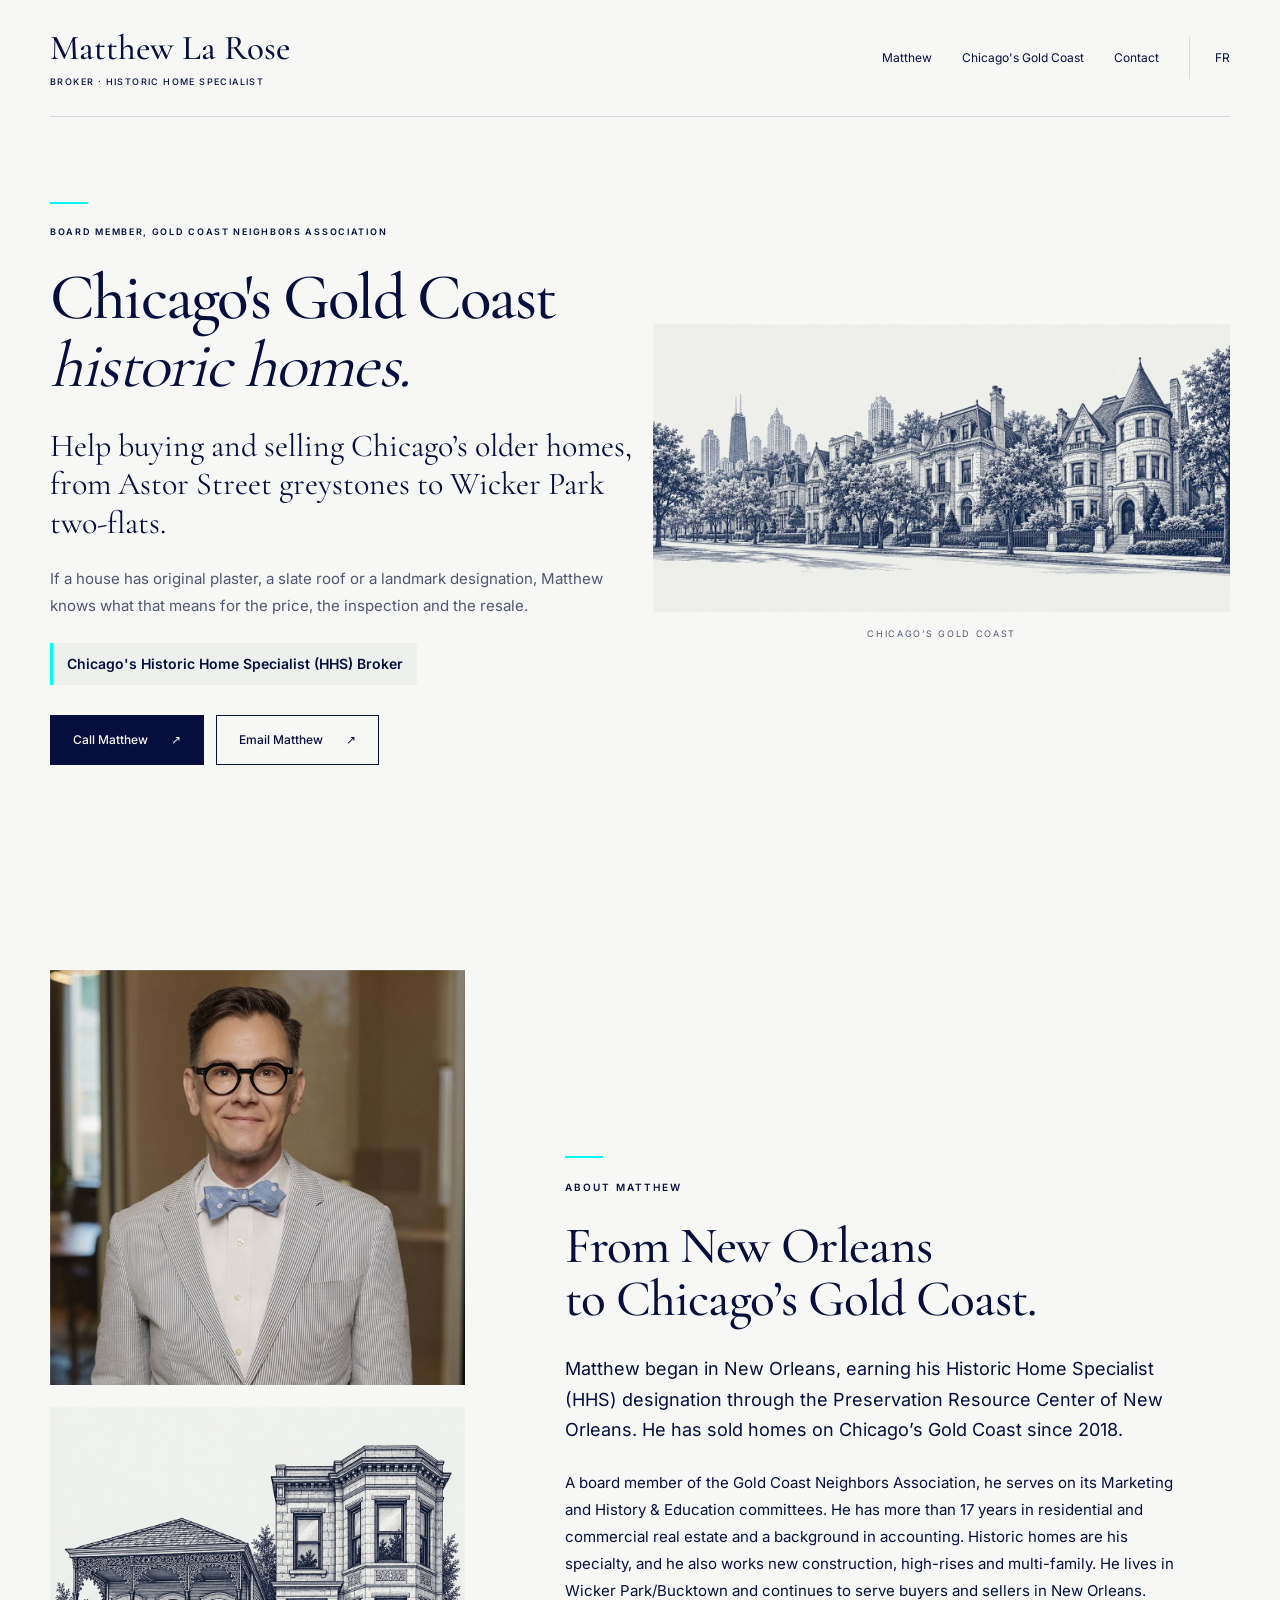
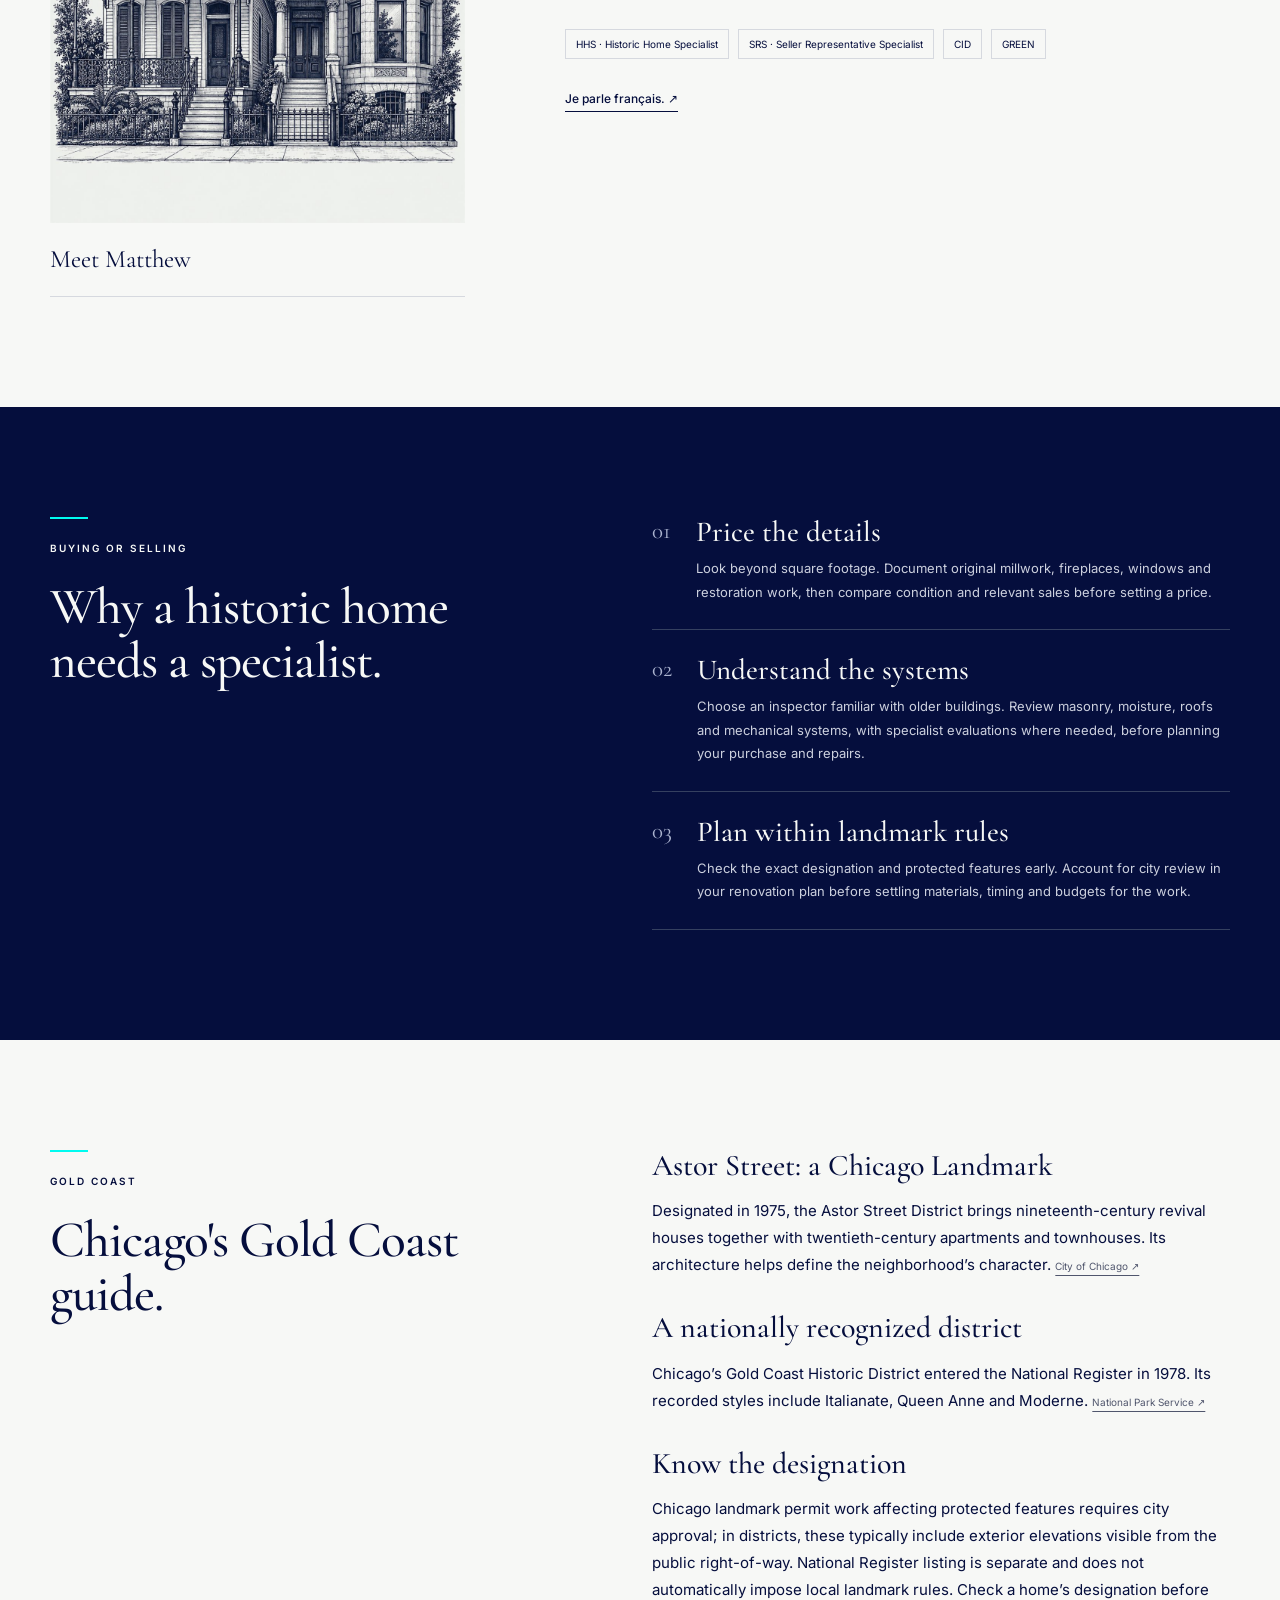
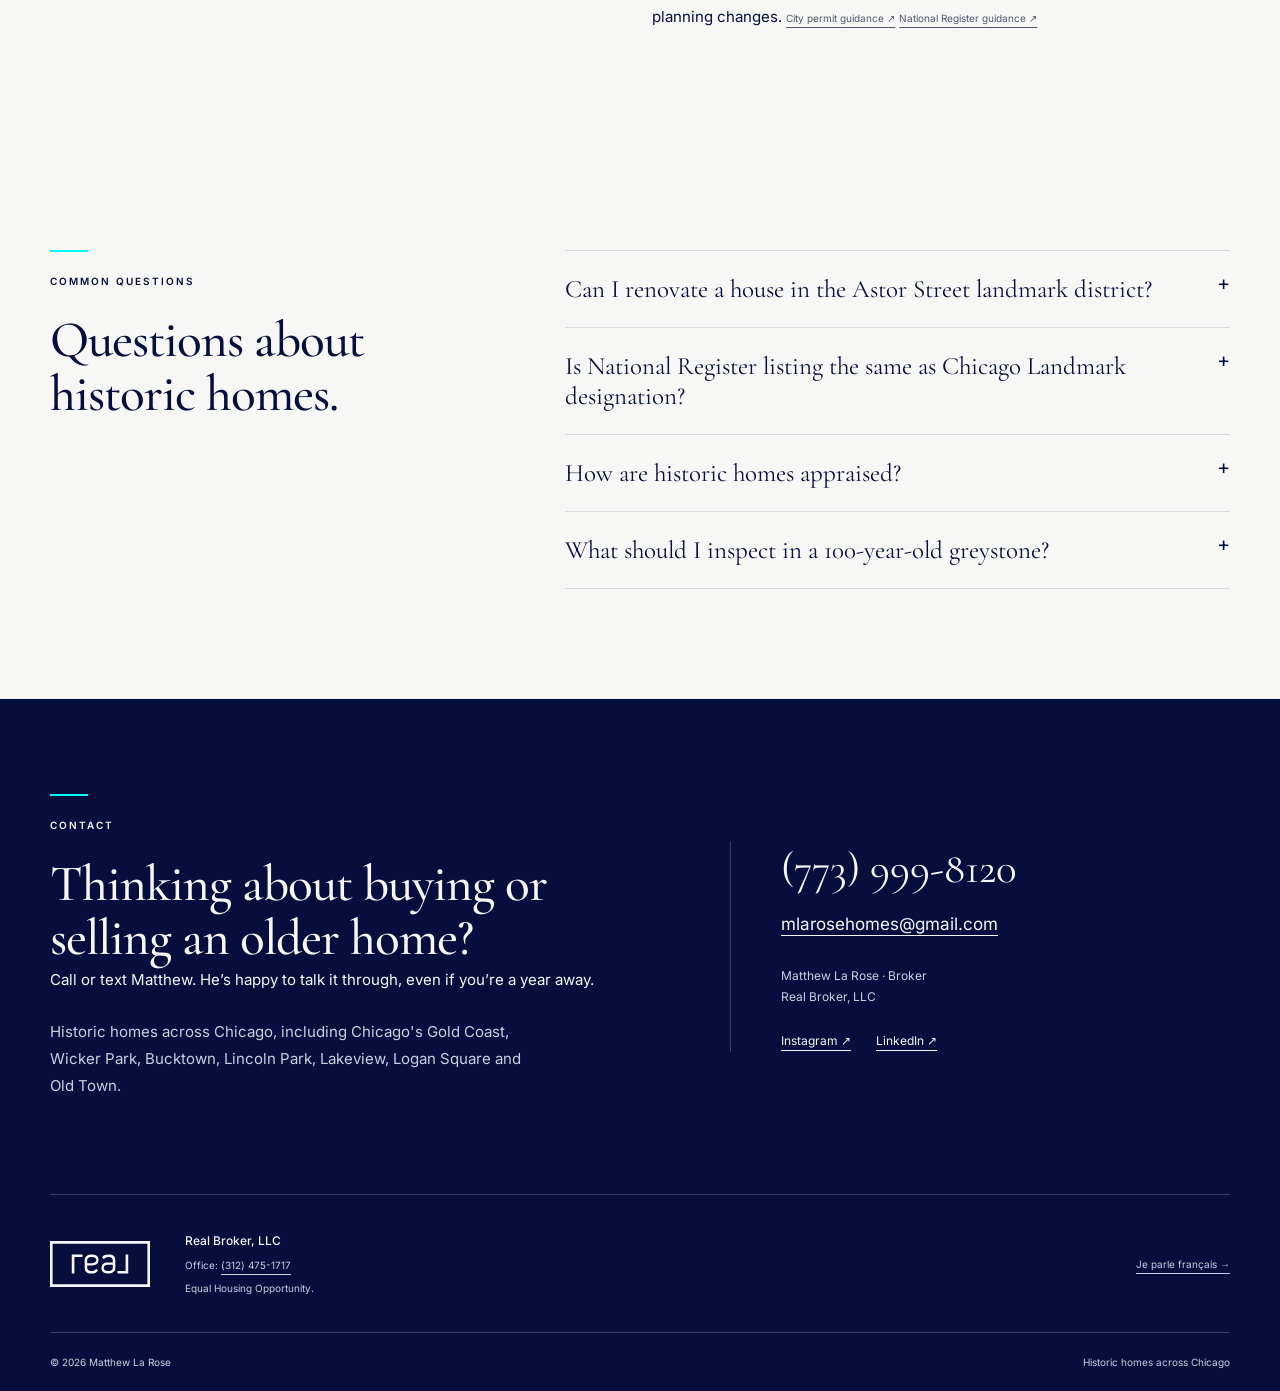
<file: index.html>
<!doctype html><html lang="en"><head><meta charset="utf-8"><!-- PREVIEW: remove at go-live after Matthew approves --><meta name="robots" content="noindex"><meta name="viewport" content="width=device-width, initial-scale=1"><title>Gold Coast Chicago Historic Homes | Matthew La Rose, Broker</title><meta name="description" content="Buy or sell a historic home in Chicago with Matthew La Rose, Gold Coast realtor and Historic Home Specialist at Real Broker, LLC. Call (773) 999-8120."><meta name="theme-color" content="#050E3D"><link rel="canonical" href="https://perksy91.github.io/matthew-la-rose/"><link rel="alternate" hreflang="en" href="https://perksy91.github.io/matthew-la-rose/"><link rel="alternate" hreflang="fr" href="https://perksy91.github.io/matthew-la-rose/fr/"><link rel="alternate" hreflang="x-default" href="https://perksy91.github.io/matthew-la-rose/"><meta property="og:type" content="website"><meta property="og:site_name" content="Matthew La Rose"><meta property="og:title" content="Gold Coast Chicago Historic Homes | Matthew La Rose, Broker"><meta property="og:description" content="Buy or sell a historic home in Chicago with Matthew La Rose, Gold Coast realtor and Historic Home Specialist at Real Broker, LLC. Call (773) 999-8120."><meta property="og:url" content="https://perksy91.github.io/matthew-la-rose/"><meta property="og:locale" content="en_US"><meta property="og:locale:alternate" content="fr_FR"><meta property="og:image" content="https://perksy91.github.io/matthew-la-rose/img/og.jpg"><meta property="og:image:width" content="1200"><meta property="og:image:height" content="630"><meta property="og:image:alt" content="Matthew La Rose, Chicago historic homes, with a pen-and-ink illustration of two historic houses"><meta name="twitter:card" content="summary_large_image"><meta name="twitter:title" content="Gold Coast Chicago Historic Homes | Matthew La Rose, Broker"><meta name="twitter:description" content="Buy or sell a historic home in Chicago with Matthew La Rose, Gold Coast realtor and Historic Home Specialist at Real Broker, LLC. Call (773) 999-8120."><meta name="twitter:image" content="https://perksy91.github.io/matthew-la-rose/img/og.jpg"><meta name="twitter:image:alt" content="Matthew La Rose, Chicago historic homes"><link rel="icon" type="image/svg+xml" href="img/favicon.svg"><link rel="stylesheet" href="styles.css"><link rel="preload" href="img/cormorant-latin.woff2" as="font" type="font/woff2" crossorigin><script type="application/ld+json">{"@context":"https://schema.org","@type":"RealEstateAgent","@id":"https://perksy91.github.io/matthew-la-rose/#matthew","name":"Matthew La Rose","description":"Broker · Historic Home Specialist serving Chicago (primary market) and New Orleans.","telephone":"+17739998120","email":"mlarosehomes@gmail.com","url":"https://perksy91.github.io/matthew-la-rose/","image":"https://perksy91.github.io/matthew-la-rose/img/matthew.jpg","areaServed":[{"@type":"Place","name":"Chicago"},{"@type":"Place","name":"Chicago's Gold Coast"},{"@type":"Place","name":"Wicker Park"},{"@type":"Place","name":"Bucktown"},{"@type":"Place","name":"Lincoln Park"},{"@type":"Place","name":"Lakeview"},{"@type":"Place","name":"Logan Square"},{"@type":"Place","name":"Old Town"},{"@type":"Place","name":"New Orleans"}],"knowsLanguage":["en","fr"],"memberOf":{"@type":"Organization","name":"Gold Coast Neighbors Association","location":{"@type":"Place","name":"Chicago"},"member":{"@type":"OrganizationRole","roleName":"Board member; Marketing committee; History & Education committee","member":{"@type":"Person","name":"Matthew La Rose"}}},"parentOrganization":{"@type":"Organization","name":"Real Broker, LLC","telephone":"+13124751717"},"sameAs":["https://onereal.com/profile/matthew-la-rose","https://instagram.com/mlarosehomes/","https://linkedin.com/in/matthew-w-la-rose-31241424"]}</script><script type="application/ld+json">{"@context":"https://schema.org","@type":"FAQPage","mainEntity":[{"@type":"Question","name":"Can I renovate a house in the Astor Street landmark district?","acceptedAnswer":{"@type":"Answer","text":"Yes, but plan for review. In a landmark district, permit work on protected features, which usually means the outside walls you can see from the street, needs approval from the Commission on Chicago Landmarks. Check the address’s designation before you plan anything."}},{"@type":"Question","name":"Is National Register listing the same as Chicago Landmark designation?","acceptedAnswer":{"@type":"Answer","text":"No. The National Register is a federal list. Being on it doesn’t put local landmark rules on a house by itself, and it generally doesn’t limit a private owner unless federal money or permits are involved. Chicago Landmark designation is the one with local rules."}},{"@type":"Question","name":"How are historic homes appraised?","acceptedAnswer":{"@type":"Answer","text":"Like any home: comparable sales, location, size and condition. What helps an older home is paperwork, such as restoration records, permits and photos of original details. Character alone doesn’t raise the value; the comparable sales still decide it."}},{"@type":"Question","name":"What should I inspect in a 100-year-old greystone?","acceptedAnswer":{"@type":"Answer","text":"Hire an inspector who knows older buildings. Look hard at the roof, the masonry and tuckpointing, the foundation and any water, then the electrical, plumbing and heating. Ask for permit and repair records, and get specialist follow-ups priced before you commit."}}]}</script></head><body><a class="skip" href="#main">Skip to content</a><header class="site-header wrap"><a class="wordmark" href="./" aria-label="Matthew La Rose home">Matthew La Rose<span>Broker · Historic Home Specialist</span></a><nav aria-label="Main navigation"><a href="#about">Matthew</a><a href="#guide">Chicago's Gold Coast</a><a href="#contact">Contact</a><a href="fr/" lang="fr">FR</a></nav></header><main id="main"><section class="hero wrap"><div class="hero-copy"><p class="eyebrow">Board member, Gold Coast Neighbors Association</p><h1>Chicago's Gold Coast<br><em>historic homes.</em></h1><p class="tagline">Help buying and selling Chicago’s older homes, from Astor Street greystones to Wicker Park two-flats.</p><p class="hero-description">If a house has original plaster, a slate roof or a landmark designation, Matthew knows what that means for the price, the inspection and the resale.</p><p class="exclusive">Chicago's Historic Home Specialist (HHS) Broker</p><div class="actions"><a class="button primary" href="tel:+17739998120">Call Matthew <span aria-hidden="true">↗</span></a><a class="button" href="mailto:mlarosehomes@gmail.com">Email Matthew <span aria-hidden="true">↗</span></a></div></div><figure class="hero-art"><img src="img/goldcoast-wide.jpg" width="1400" height="700" fetchpriority="high" alt="Illustration of historic homes on Chicago’s Gold Coast with the Hancock tower"><figcaption>Chicago’s Gold Coast</figcaption></figure></section><section id="about" class="section wrap about-grid"><div class="portrait"><img src="img/matthew.jpg" width="640" height="640" loading="lazy" decoding="async" alt="Matthew La Rose wearing glasses, a striped blazer and a bow tie"><img class="story-art" src="img/historic-homes.jpg" width="1100" height="1100" loading="lazy" alt="Illustration connecting New Orleans and Chicago’s historic homes"><span class="portrait-label">Meet Matthew</span></div><div><p class="eyebrow">About Matthew</p><h2>From New Orleans<br>to Chicago’s Gold Coast.</h2><p class="lead">Matthew began in New Orleans, earning his Historic Home Specialist (HHS) designation through the Preservation Resource Center of New Orleans. He has sold homes on Chicago’s Gold Coast since 2018.</p><p>A board member of the Gold Coast Neighbors Association, he serves on its Marketing and History &amp; Education committees. He has more than 17 years in residential and commercial real estate and a background in accounting. Historic homes are his specialty, and he also works new construction, high-rises and multi-family. He lives in Wicker Park/Bucktown and continues to serve buyers and sellers in New Orleans.</p><ul class="credentials"><li>HHS · Historic Home Specialist</li><li>SRS · Seller Representative Specialist</li><li>CID</li><li>GREEN</li></ul><a class="text-link" href="fr/" lang="fr">Je parle français. <span aria-hidden="true">↗</span></a></div></section><section id="expertise" class="expertise"><div class="wrap section"><div class="section-intro"><p class="eyebrow">Buying or selling</p><h2>Why a historic home<br>needs a specialist.</h2></div><ol class="service-list"><li><span class="number">01</span><div><h3>Price the details</h3><p>Look beyond square footage. Document original millwork, fireplaces, windows and restoration work, then compare condition and relevant sales before setting a price.</p></div></li><li><span class="number">02</span><div><h3>Understand the systems</h3><p>Choose an inspector familiar with older buildings. Review masonry, moisture, roofs and mechanical systems, with specialist evaluations where needed, before planning your purchase and repairs.</p></div></li><li><span class="number">03</span><div><h3>Plan within landmark rules</h3><p>Check the exact designation and protected features early. Account for city review in your renovation plan before settling materials, timing and budgets for the work.</p></div></li></ol></div></section><section id="guide" class="section wrap guide"><div class="guide-heading"><p class="eyebrow">Gold Coast</p><h2>Chicago's Gold Coast<br>guide.</h2></div><div class="guide-body"><h3>Astor Street: a Chicago Landmark</h3><p>Designated in 1975, the Astor Street District brings nineteenth-century revival houses together with twentieth-century apartments and townhouses. Its architecture helps define the neighborhood’s character. <a class="source" href="https://webapps1.chicago.gov/landmarksweb/web/districtdetails.htm?disId=4">City of Chicago ↗</a></p><h3>A nationally recognized district</h3><p>Chicago’s Gold Coast Historic District entered the National Register in 1978. Its recorded styles include Italianate, Queen Anne and Moderne. <a class="source" href="https://npgallery.nps.gov/NRHP/AssetDetail/a1dce447-31bf-44a6-a6ef-2daef11898a4/">National Park Service ↗</a></p><h3>Know the designation</h3><p>Chicago landmark permit work affecting protected features requires city approval; in districts, these typically include exterior elevations visible from the public right-of-way. National Register listing is separate and does not automatically impose local landmark rules. Check a home’s designation before planning changes. <a class="source" href="https://webapps1.chicago.gov/landmarksweb/web/ownersqanda.htm">City permit guidance ↗</a> <a class="source" href="https://home.nps.gov/subjects/nationalregister/how-to-list-a-property.htm">National Register guidance ↗</a></p></div></section><section id="faq" class="section wrap faq"><div><p class="eyebrow">Common questions</p><h2>Questions about historic homes.</h2></div><div class="faq-list"><details><summary>Can I renovate a house in the Astor Street landmark district?</summary><p>Yes, but plan for review. In a landmark district, permit work on protected features, which usually means the outside walls you can see from the street, needs approval from the Commission on Chicago Landmarks. Check the address’s designation before you plan anything.</p></details><details><summary>Is National Register listing the same as Chicago Landmark designation?</summary><p>No. The National Register is a federal list. Being on it doesn’t put local landmark rules on a house by itself, and it generally doesn’t limit a private owner unless federal money or permits are involved. Chicago Landmark designation is the one with local rules.</p></details><details><summary>How are historic homes appraised?</summary><p>Like any home: comparable sales, location, size and condition. What helps an older home is paperwork, such as restoration records, permits and photos of original details. Character alone doesn’t raise the value; the comparable sales still decide it.</p></details><details><summary>What should I inspect in a 100-year-old greystone?</summary><p>Hire an inspector who knows older buildings. Look hard at the roof, the masonry and tuckpointing, the foundation and any water, then the electrical, plumbing and heating. Ask for permit and repair records, and get specialist follow-ups priced before you commit.</p></details></div></section><section id="contact" class="contact"><div class="wrap contact-grid"><div><p class="eyebrow">Contact</p><h2>Thinking about buying or selling an older home?</h2><p>Call or text Matthew. He’s happy to talk it through, even if you’re a year away.</p><p>Historic homes across Chicago, including Chicago's Gold Coast, Wicker Park, Bucktown, Lincoln Park, Lakeview, Logan Square and Old Town.</p></div><div class="contact-links"><a class="phone" href="tel:+17739998120">(773) 999-8120</a><a class="email" href="mailto:mlarosehomes@gmail.com">mlarosehomes@gmail.com</a><p>Matthew La Rose · Broker<br>Real Broker, LLC</p><div class="social"><a href="https://instagram.com/mlarosehomes/">Instagram <span aria-hidden="true">↗</span></a><a href="https://linkedin.com/in/matthew-w-la-rose-31241424">LinkedIn <span aria-hidden="true">↗</span></a></div></div></div></section></main><footer class="footer"><div class="wrap footer-main"><img src="img/logo-real.svg" width="130" height="60" loading="lazy" alt="Real"><div><strong>Real Broker, LLC</strong><p>Office: <a href="tel:+13124751717">(312) 475-1717</a></p><p>Equal Housing Opportunity.</p></div><a class="language" href="fr/" lang="fr">Je parle français →</a></div><div class="wrap footer-bottom"><span>© 2026 Matthew La Rose</span><span>Historic homes across Chicago</span></div></footer></body></html>
</file>
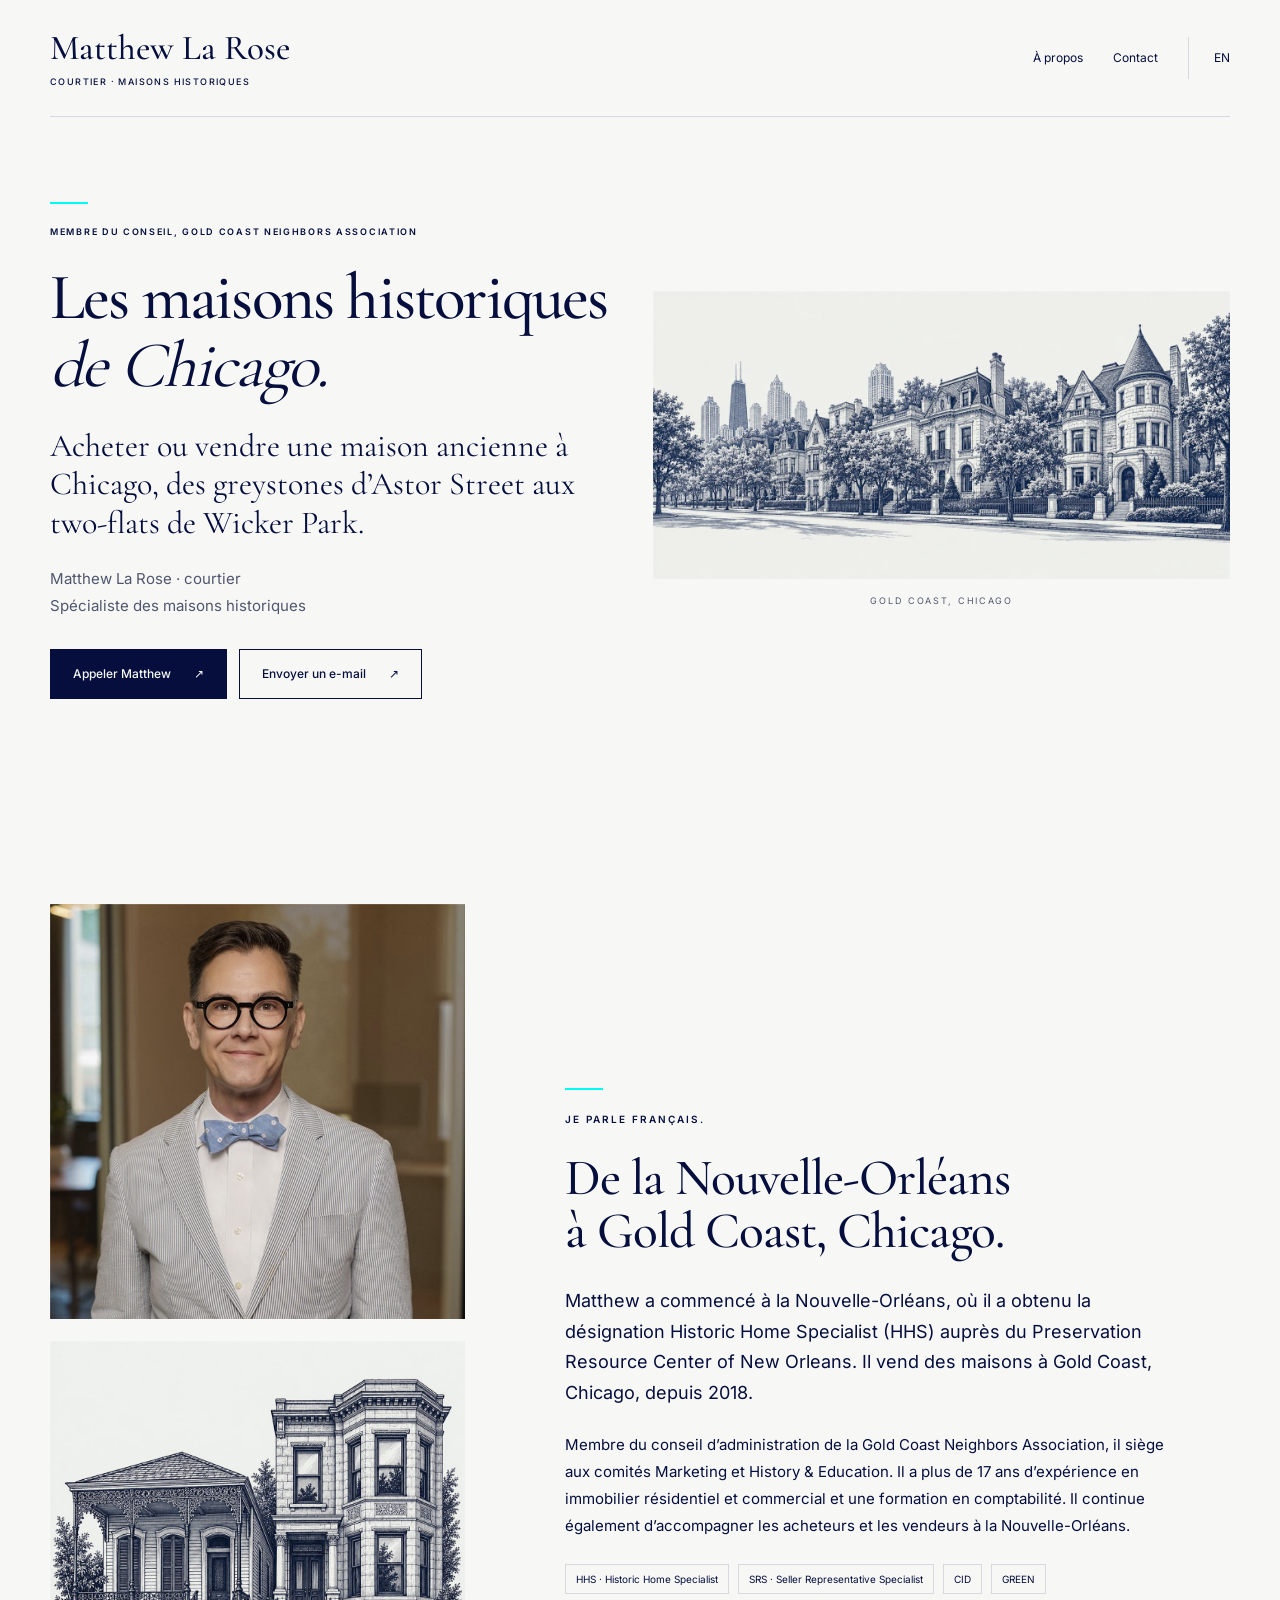
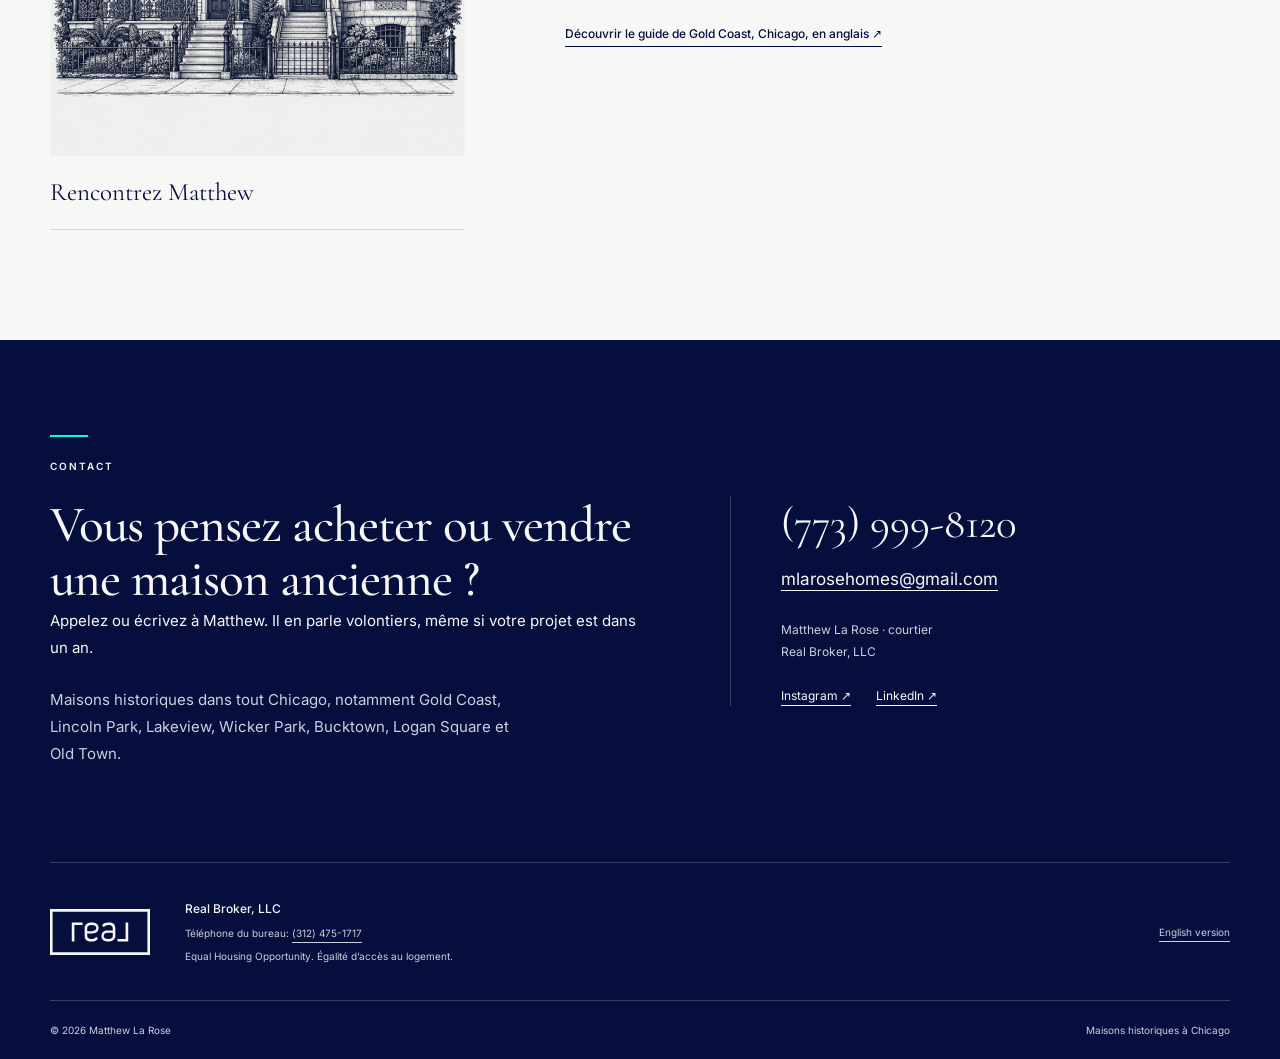
<file: fr/index.html>
<!doctype html><html lang="fr"><head><meta charset="utf-8"><!-- PREVIEW: remove at go-live after Matthew approves --><meta name="robots" content="noindex"><meta name="viewport" content="width=device-width, initial-scale=1"><title>Matthew La Rose | Maisons historiques à Chicago</title><meta name="description" content="Matthew La Rose, courtier chez Real Broker, LLC, accompagne vos projets de maisons historiques à Chicago. Je parle français. Contactez-moi."><meta name="theme-color" content="#050E3D"><link rel="canonical" href="https://perksy91.github.io/matthew-la-rose/fr/"><link rel="alternate" hreflang="en" href="https://perksy91.github.io/matthew-la-rose/"><link rel="alternate" hreflang="fr" href="https://perksy91.github.io/matthew-la-rose/fr/"><link rel="alternate" hreflang="x-default" href="https://perksy91.github.io/matthew-la-rose/"><meta property="og:type" content="website"><meta property="og:site_name" content="Matthew La Rose"><meta property="og:title" content="Matthew La Rose | Maisons historiques à Chicago"><meta property="og:description" content="Matthew La Rose, courtier chez Real Broker, LLC, accompagne vos projets de maisons historiques à Chicago. Je parle français. Contactez-moi."><meta property="og:url" content="https://perksy91.github.io/matthew-la-rose/fr/"><meta property="og:locale" content="fr_FR"><meta property="og:locale:alternate" content="en_US"><meta property="og:image" content="https://perksy91.github.io/matthew-la-rose/img/og.jpg"><meta property="og:image:width" content="1200"><meta property="og:image:height" content="630"><meta property="og:image:alt" content="Matthew La Rose, Chicago historic homes, with a pen-and-ink illustration of two historic houses"><meta name="twitter:card" content="summary_large_image"><meta name="twitter:title" content="Matthew La Rose | Maisons historiques à Chicago"><meta name="twitter:description" content="Matthew La Rose, courtier chez Real Broker, LLC, accompagne vos projets de maisons historiques à Chicago. Je parle français. Contactez-moi."><meta name="twitter:image" content="https://perksy91.github.io/matthew-la-rose/img/og.jpg"><meta name="twitter:image:alt" content="Matthew La Rose, Chicago historic homes"><link rel="icon" type="image/svg+xml" href="../img/favicon.svg"><link rel="stylesheet" href="../styles.css"><link rel="preload" href="../img/cormorant-latin.woff2" as="font" type="font/woff2" crossorigin><script type="application/ld+json">{"@context":"https://schema.org","@type":"RealEstateAgent","@id":"https://perksy91.github.io/matthew-la-rose/#matthew","name":"Matthew La Rose","description":"Broker · Historic Home Specialist serving Chicago (primary market) and New Orleans.","telephone":"+17739998120","email":"mlarosehomes@gmail.com","url":"https://perksy91.github.io/matthew-la-rose/","image":"https://perksy91.github.io/matthew-la-rose/img/matthew.jpg","areaServed":[{"@type":"Place","name":"Chicago"},{"@type":"Place","name":"Chicago's Gold Coast"},{"@type":"Place","name":"Wicker Park"},{"@type":"Place","name":"Bucktown"},{"@type":"Place","name":"Lincoln Park"},{"@type":"Place","name":"Lakeview"},{"@type":"Place","name":"Logan Square"},{"@type":"Place","name":"Old Town"},{"@type":"Place","name":"New Orleans"}],"knowsLanguage":["en","fr"],"memberOf":{"@type":"Organization","name":"Gold Coast Neighbors Association","location":{"@type":"Place","name":"Chicago"},"member":{"@type":"OrganizationRole","roleName":"Board member; Marketing committee; History & Education committee","member":{"@type":"Person","name":"Matthew La Rose"}}},"parentOrganization":{"@type":"Organization","name":"Real Broker, LLC","telephone":"+13124751717"},"sameAs":["https://onereal.com/profile/matthew-la-rose","https://instagram.com/mlarosehomes/","https://linkedin.com/in/matthew-w-la-rose-31241424"]}</script></head><body><a class="skip" href="#main">Aller au contenu</a><header class="site-header wrap"><a class="wordmark" href="../" aria-label="Matthew La Rose, accueil">Matthew La Rose<span>Courtier · Maisons historiques</span></a><nav aria-label="Navigation principale"><a href="#about">À propos</a><a href="#contact">Contact</a><a href="../" lang="en">EN</a></nav></header><main id="main"><section class="hero wrap"><div class="hero-copy"><p class="eyebrow">Membre du conseil, Gold Coast Neighbors Association</p><h1>Les maisons historiques<br><em>de Chicago.</em></h1><p class="tagline">Acheter ou vendre une maison ancienne à Chicago, des greystones d’Astor Street aux two-flats de Wicker Park.</p><p class="hero-description">Matthew La Rose · courtier<br>Spécialiste des maisons historiques</p><div class="actions"><a class="button primary" href="tel:+17739998120">Appeler Matthew <span aria-hidden="true">↗</span></a><a class="button" href="mailto:mlarosehomes@gmail.com">Envoyer un e-mail <span aria-hidden="true">↗</span></a></div></div><figure class="hero-art"><img src="../img/goldcoast-wide.jpg" width="1400" height="700" fetchpriority="high" alt="Illustration de Gold Coast, Chicago, avec ses maisons historiques et la tour Hancock"><figcaption>Gold Coast, Chicago</figcaption></figure></section><section id="about" class="section wrap about-grid"><div class="portrait"><img src="../img/matthew.jpg" width="640" height="640" loading="lazy" alt="Portrait de Matthew La Rose"><img class="story-art" src="../img/historic-homes.jpg" width="1100" height="1100" loading="lazy" alt="Illustration reliant la Nouvelle-Orléans aux maisons historiques de Chicago"><span class="portrait-label">Rencontrez Matthew</span></div><div><p class="eyebrow">Je parle français.</p><h2>De la Nouvelle-Orléans<br>à Gold Coast, Chicago.</h2><p class="lead">Matthew a commencé à la Nouvelle-Orléans, où il a obtenu la désignation Historic Home Specialist (HHS) auprès du Preservation Resource Center of New Orleans. Il vend des maisons à Gold Coast, Chicago, depuis 2018.</p><p>Membre du conseil d’administration de la Gold Coast Neighbors Association, il siège aux comités Marketing et History &amp; Education. Il a plus de 17 ans d’expérience en immobilier résidentiel et commercial et une formation en comptabilité. Il continue également d’accompagner les acheteurs et les vendeurs à la Nouvelle-Orléans.</p><ul class="credentials"><li>HHS · Historic Home Specialist</li><li>SRS · Seller Representative Specialist</li><li>CID</li><li>GREEN</li></ul><a class="text-link" href="../#guide">Découvrir le guide de Gold Coast, Chicago, en anglais ↗</a></div></section><section id="contact" class="contact"><div class="wrap contact-grid"><div><p class="eyebrow">Contact</p><h2>Vous pensez acheter ou vendre une maison ancienne ?</h2><p>Appelez ou écrivez à Matthew. Il en parle volontiers, même si votre projet est dans un an.</p><p>Maisons historiques dans tout Chicago, notamment Gold Coast, Lincoln Park, Lakeview, Wicker Park, Bucktown, Logan Square et Old Town.</p></div><div class="contact-links"><a class="phone" href="tel:+17739998120">(773) 999-8120</a><a class="email" href="mailto:mlarosehomes@gmail.com">mlarosehomes@gmail.com</a><p>Matthew La Rose · courtier<br>Real Broker, LLC</p><div class="social"><a href="https://instagram.com/mlarosehomes/">Instagram <span aria-hidden="true">↗</span></a><a href="https://linkedin.com/in/matthew-w-la-rose-31241424">LinkedIn <span aria-hidden="true">↗</span></a></div></div></div></section></main><footer class="footer"><div class="wrap footer-main"><img src="../img/logo-real.svg" width="130" height="60" loading="lazy" alt="Real"><div><strong>Real Broker, LLC</strong><p>Téléphone du bureau: <a href="tel:+13124751717">(312) 475-1717</a></p><p>Equal Housing Opportunity. Égalité d’accès au logement.</p></div><a class="language" href="../" lang="en">English version</a></div><div class="wrap footer-bottom"><span>© 2026 Matthew La Rose</span><span>Maisons historiques à Chicago</span></div></footer></body></html>
</file>
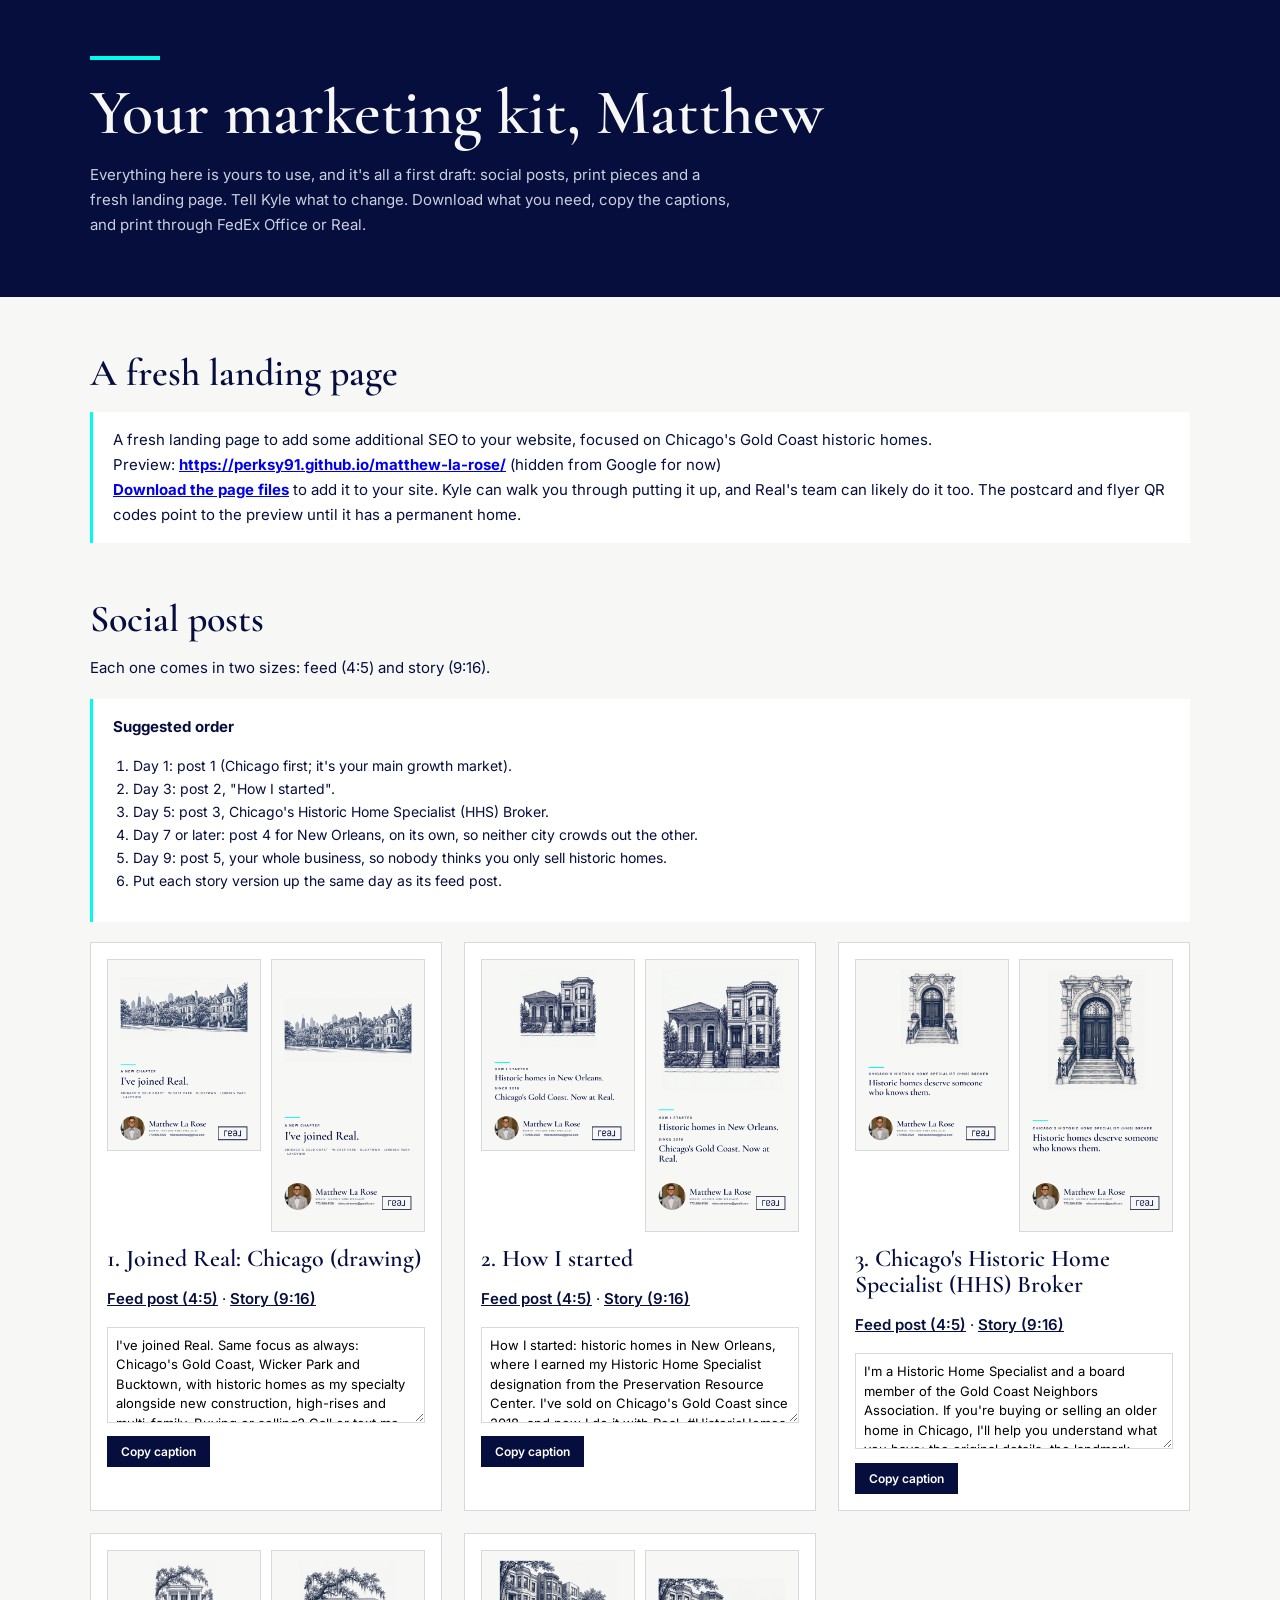
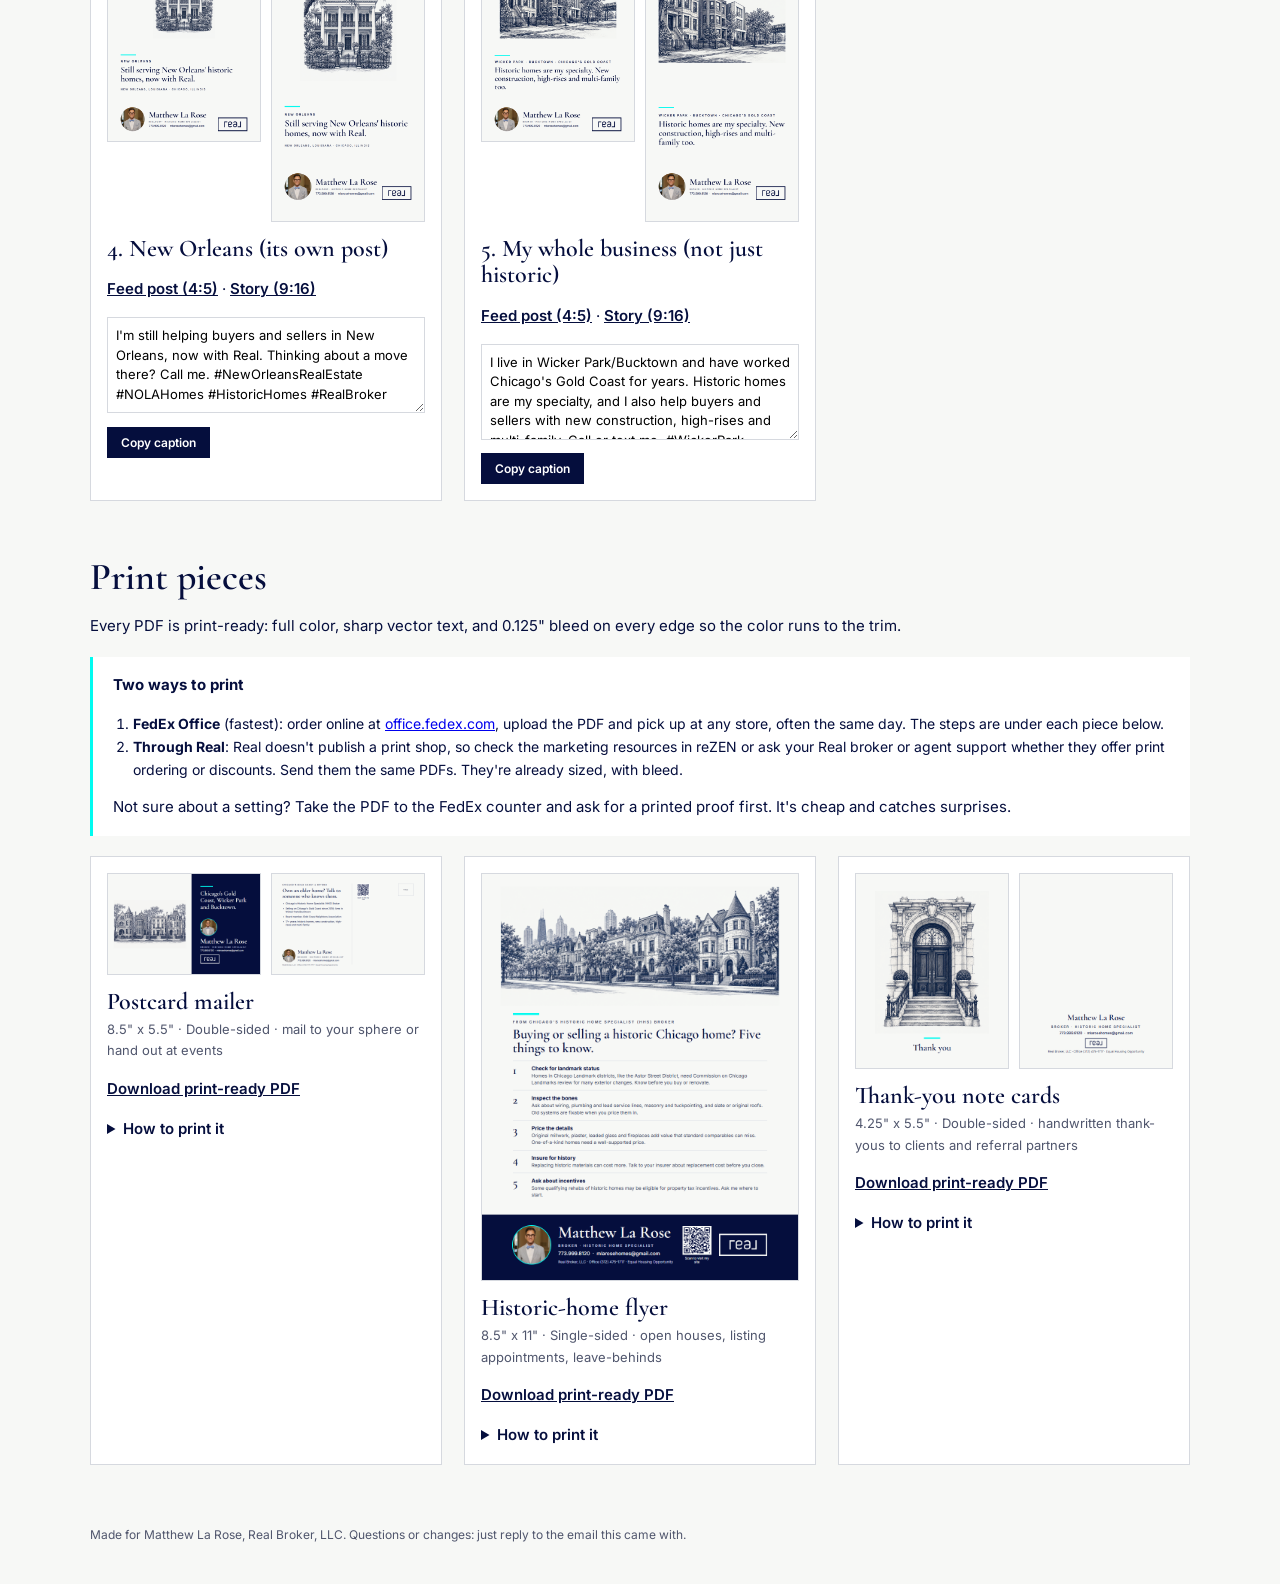
<file: kit/index.html>
<!doctype html><html lang="en"><head><meta charset="utf-8"><meta name="viewport" content="width=device-width,initial-scale=1">
<meta name="robots" content="noindex,nofollow"><title>Matthew La Rose · Marketing kit</title><link href="https://fonts.googleapis.com/css2?family=Cormorant+Garamond:ital,wght@0,500;0,600;1,500&family=Inter:wght@400;500;600;700&display=swap" rel="stylesheet">
<style>
:root{--navy:#050E3D;--paper:#F7F8F6;--cyan:#00FBF0;--muted:#50566d;--line:#d6d9df}
*{box-sizing:border-box}body{margin:0;background:var(--paper);color:var(--navy);font:15px/1.65 Inter,Arial,sans-serif}
.wrap{width:min(1100px,calc(100% - 32px));margin:auto}header{background:var(--navy);color:var(--paper);padding:56px 0 44px}
h1,h2,h3{font-family:'Cormorant Garamond',Georgia,serif;font-weight:600;line-height:1.1;margin:0}h1{font-size:clamp(40px,6vw,64px)}
h2{font-size:38px;margin:56px 0 8px}h3{font-size:24px;margin:14px 0 4px}.bar{width:70px;height:4px;background:var(--cyan);margin-bottom:18px}
header p{max-width:640px;color:#ccd0de}.grid{display:grid;grid-template-columns:repeat(auto-fill,minmax(320px,1fr));gap:22px;margin-top:20px}
.card{background:#fff;border:1px solid var(--line);padding:16px}.pair{display:flex;gap:10px;align-items:flex-start}
.pair img{width:50%;height:auto;border:1px solid var(--line);flex:1;min-width:0}.print .pair img{object-fit:contain}
.dl a{font-weight:600;color:var(--navy)}.meta{color:var(--muted);font-size:13px;margin:0}
textarea{width:100%;font:13px/1.5 Inter,Arial,sans-serif;border:1px solid var(--line);padding:8px;resize:vertical}
button{margin-top:6px;background:var(--navy);color:#fff;border:0;padding:8px 14px;font:600 12px Inter,Arial;cursor:pointer}
details{margin-top:8px}summary{cursor:pointer;font-weight:600}ol{padding-left:20px;font-size:14px}.tip{font-size:13px;color:var(--muted)}
.note{background:#fff;border-left:3px solid var(--cyan);padding:16px 20px;margin-top:18px}footer{margin:60px 0 40px;color:var(--muted);font-size:12px}
</style></head><body>
<header><div class="wrap"><div class="bar"></div><h1>Your marketing kit, Matthew</h1>
<p>Everything here is yours to use, and it's all a first draft: social posts, print pieces and a fresh landing page. Tell Kyle what to change. Download what you need, copy the captions, and print through FedEx Office or Real.</p></div></header>
<main class="wrap">
<h2>A fresh landing page</h2>
<div class="note">A fresh landing page to add some additional SEO to your website, focused on Chicago&#x27;s Gold Coast historic homes.<br>
Preview: <a href="https://perksy91.github.io/matthew-la-rose/"><strong>https://perksy91.github.io/matthew-la-rose/</strong></a> (hidden from Google for now)<br>
<a href="landing-page.zip" download><strong>Download the page files</strong></a> to add it to your site. Kyle can walk you through putting it up, and Real's team can likely do it too. The postcard and flyer QR codes point to the preview until it has a permanent home.</div>
<h2>Social posts</h2><p>Each one comes in two sizes: feed (4:5) and story (9:16).</p>
<div class="note"><strong>Suggested order</strong><ol><li>Day 1: post 1 (Chicago first; it's your main growth market).</li><li>Day 3: post 2, "How I started".</li><li>Day 5: post 3, Chicago's Historic Home Specialist (HHS) Broker.</li><li>Day 7 or later: post 4 for New Orleans, on its own, so neither city crowds out the other.</li><li>Day 9: post 5, your whole business, so nobody thinks you only sell historic homes.</li><li>Put each story version up the same day as its feed post.</li></ol></div>
<div class="grid"><article class="card">
  <div class="pair"><img src="social/1-chicago-joined-real-feed.png" alt="Feed post 1" loading="lazy"><img src="social/1-chicago-joined-real-story.png" alt="Story 1" loading="lazy"></div>
  <h3>1. Joined Real: Chicago (drawing)</h3>
  <p class="dl"><a href="social/1-chicago-joined-real-feed.png" download>Feed post (4:5)</a> · <a href="social/1-chicago-joined-real-story.png" download>Story (9:16)</a></p>
  <div class="cap"><textarea readonly rows="4">I&#x27;ve joined Real. Same focus as always: Chicago&#x27;s Gold Coast, Wicker Park and Bucktown, with historic homes as my specialty alongside new construction, high-rises and multi-family. Buying or selling? Call or text me. #ChicagoRealEstate #GoldCoastChicago #WickerPark #Bucktown #RealBroker</textarea><button type="button" onclick="copyCap(this)">Copy caption</button></div>
</article><article class="card">
  <div class="pair"><img src="social/2-how-i-started-feed.png" alt="Feed post 2" loading="lazy"><img src="social/2-how-i-started-story.png" alt="Story 2" loading="lazy"></div>
  <h3>2. How I started</h3>
  <p class="dl"><a href="social/2-how-i-started-feed.png" download>Feed post (4:5)</a> · <a href="social/2-how-i-started-story.png" download>Story (9:16)</a></p>
  <div class="cap"><textarea readonly rows="4">How I started: historic homes in New Orleans, where I earned my Historic Home Specialist designation from the Preservation Resource Center. I&#x27;ve sold on Chicago&#x27;s Gold Coast since 2018, and now I do it with Real. #HistoricHomes #GoldCoastChicago #NewOrleans</textarea><button type="button" onclick="copyCap(this)">Copy caption</button></div>
</article><article class="card">
  <div class="pair"><img src="social/3-only-hhs-feed.png" alt="Feed post 3" loading="lazy"><img src="social/3-only-hhs-story.png" alt="Story 3" loading="lazy"></div>
  <h3>3. Chicago&#x27;s Historic Home Specialist (HHS) Broker</h3>
  <p class="dl"><a href="social/3-only-hhs-feed.png" download>Feed post (4:5)</a> · <a href="social/3-only-hhs-story.png" download>Story (9:16)</a></p>
  <div class="cap"><textarea readonly rows="4">I&#x27;m a Historic Home Specialist and a board member of the Gold Coast Neighbors Association. If you&#x27;re buying or selling an older home in Chicago, I&#x27;ll help you understand what you have: the original details, the landmark rules and what they mean for value. #HistoricPreservation #ChicagoArchitecture #GoldCoastChicago</textarea><button type="button" onclick="copyCap(this)">Copy caption</button></div>
</article><article class="card">
  <div class="pair"><img src="social/4-new-orleans-feed.png" alt="Feed post 4" loading="lazy"><img src="social/4-new-orleans-story.png" alt="Story 4" loading="lazy"></div>
  <h3>4. New Orleans (its own post)</h3>
  <p class="dl"><a href="social/4-new-orleans-feed.png" download>Feed post (4:5)</a> · <a href="social/4-new-orleans-story.png" download>Story (9:16)</a></p>
  <div class="cap"><textarea readonly rows="4">I&#x27;m still helping buyers and sellers in New Orleans, now with Real. Thinking about a move there? Call me. #NewOrleansRealEstate #NOLAHomes #HistoricHomes #RealBroker</textarea><button type="button" onclick="copyCap(this)">Copy caption</button></div>
</article><article class="card">
  <div class="pair"><img src="social/5-whole-business-feed.png" alt="Feed post 5" loading="lazy"><img src="social/5-whole-business-story.png" alt="Story 5" loading="lazy"></div>
  <h3>5. My whole business (not just historic)</h3>
  <p class="dl"><a href="social/5-whole-business-feed.png" download>Feed post (4:5)</a> · <a href="social/5-whole-business-story.png" download>Story (9:16)</a></p>
  <div class="cap"><textarea readonly rows="4">I live in Wicker Park/Bucktown and have worked Chicago&#x27;s Gold Coast for years. Historic homes are my specialty, and I also help buyers and sellers with new construction, high-rises and multi-family. Call or text me. #WickerPark #Bucktown #GoldCoastChicago #ChicagoRealEstate #RealBroker</textarea><button type="button" onclick="copyCap(this)">Copy caption</button></div>
</article></div>
<h2>Print pieces</h2><p>Every PDF is print-ready: full color, sharp vector text, and 0.125" bleed on every edge so the color runs to the trim.</p>
<div class="note"><strong>Two ways to print</strong><ol>
<li><strong>FedEx Office</strong> (fastest): order online at <a href="https://www.office.fedex.com/default/postcards">office.fedex.com</a>, upload the PDF and pick up at any store, often the same day. The steps are under each piece below.</li>
<li><strong>Through Real</strong>: Real doesn't publish a print shop, so check the marketing resources in reZEN or ask your Real broker or agent support whether they offer print ordering or discounts. Send them the same PDFs. They're already sized, with bleed.</li>
</ol>Not sure about a setting? Take the PDF to the FedEx counter and ask for a printed proof first. It's cheap and catches surprises.</div>
<div class="grid"><article class="card print">
  <div class="pair"><img src="print/preview/postcard-front.png" alt="Postcard mailer front" loading="lazy"><img src="print/preview/postcard-back.png" alt="Postcard mailer back" loading="lazy"></div>
  <h3>Postcard mailer</h3>
  <p class="meta">8.5&quot; x 5.5&quot; · Double-sided · mail to your sphere or hand out at events</p>
  <p class="dl"><a href="print/postcard.pdf" download>Download print-ready PDF</a></p>
  <details><summary>How to print it</summary><ol><li>Go to office.fedex.com and choose <b>Postcards</b>.</li><li>Size <b>5.5" x 8.5"</b>, landscape, <b>double-sided</b>.</li><li>Paper: <b>100 lb matte cover</b> (suits the ink-drawing look) or 100 lb gloss.</li><li>Upload <b>postcard.pdf</b> (page 1 = front, page 2 = back).</li><li>Quantity: start with 100. Check the preview, then order for pickup.</li></ol><p class="tip">Mailing tip: USPS postcard rates only cover cards up to 4.25" x 6", so this size mails at the First-Class letter rate. Address it in the open area on the right of the back.</p></details>
</article><article class="card print">
  <div class="pair"><img src="print/preview/flyer.png" alt="Historic-home flyer" loading="lazy"></div>
  <h3>Historic-home flyer</h3>
  <p class="meta">8.5&quot; x 11&quot; · Single-sided · open houses, listing appointments, leave-behinds</p>
  <p class="dl"><a href="print/flyer.pdf" download>Download print-ready PDF</a></p>
  <details><summary>How to print it</summary><ol><li>Choose <b>Flyers</b> at office.fedex.com.</li><li>Size <b>8.5" x 11"</b>, <b>single-sided</b>, full color.</li><li>Paper: <b>100 lb gloss text</b>, or 80 lb cover if you want it to feel more substantial.</li><li>Upload <b>flyer.pdf</b>. Quantity: 25 to 50 per open house.</li></ol><p class="tip">Keep a few in your car for walkthroughs of older homes. It's a natural conversation starter.</p></details>
</article><article class="card print">
  <div class="pair"><img src="print/preview/notecard-front.png" alt="Thank-you note cards front" loading="lazy"><img src="print/preview/notecard-back.png" alt="Thank-you note cards back" loading="lazy"></div>
  <h3>Thank-you note cards</h3>
  <p class="meta">4.25&quot; x 5.5&quot; · Double-sided · handwritten thank-yous to clients and referral partners</p>
  <p class="dl"><a href="print/notecard.pdf" download>Download print-ready PDF</a></p>
  <details><summary>How to print it</summary><ol><li>Choose <b>Postcards</b> at office.fedex.com.</li><li>Size <b>4.25" x 5.5"</b>, portrait, <b>double-sided</b>.</li><li>Paper: <b>matte</b> (important: you can write on matte with a regular pen; gloss smears).</li><li>Upload <b>notecard.pdf</b>. Quantity: 50.</li><li>Buy A2 envelopes (4.375" x 5.75") to mail them.</li></ol><p class="tip">The back stays mostly blank so you can write your note by hand.</p></details>
</article></div>
<footer>Made for Matthew La Rose, Real Broker, LLC. Questions or changes: just reply to the email this came with.</footer>
</main>
<script>function copyCap(b){const t=b.previousElementSibling;t.select();navigator.clipboard.writeText(t.value).then(()=>{b.textContent='Copied';setTimeout(()=>b.textContent='Copy caption',1500)})}</script>
</body></html>
</file>
<file: styles.css>
@font-face{font-family:'Cormorant Garamond';font-style:normal;font-weight:400 600;font-display:swap;src:url('img/cormorant-latin.woff2') format('woff2')}
@font-face{font-family:Inter;font-style:normal;font-weight:400 600;font-display:swap;src:url('img/inter-latin.woff2') format('woff2')}
:root{--navy:#050E3D;--paper:#F7F8F6;--cyan:#00FBF0;--muted:#50566d;--line:#d6d9df;--serif:'Cormorant Garamond',Georgia,serif;--sans:Inter,Arial,sans-serif}
.hero>*,.about-grid>*,.expertise .section>*,.guide>*,.faq>*,.contact-grid>*,.neighborhood-grid>*{min-width:0}
*{box-sizing:border-box}html{scroll-behavior:smooth;scroll-padding-top:30px}body{margin:0;background:var(--paper);color:var(--navy);font:400 15px/1.8 var(--sans);-webkit-font-smoothing:antialiased}a{color:inherit;text-underline-offset:5px}a:hover{text-decoration-thickness:2px}img{display:block;max-width:100%;height:auto}h1,h2,h3,p,figure{margin:0}h1,h2,h3{font-family:var(--serif);font-weight:500;line-height:1.05}h1{font-size:clamp(48px,5.1vw,76px);letter-spacing:-1.8px}h1 em{font-weight:400}h2{font-size:clamp(40px,4vw,58px);letter-spacing:-1px}h3{font-size:30px}p+p{margin-top:18px}.wrap{width:min(1240px,calc(100% - 100px));margin-inline:auto}.section{padding-block:110px}.eyebrow{text-transform:uppercase;letter-spacing:2px;font-size:10px;line-height:1.8;font-weight:600;margin-bottom:24px}.eyebrow:before{content:'';display:block;width:38px;height:2px;background:var(--cyan);margin-bottom:20px}.lead{font-size:18px;line-height:1.7}.skip{position:absolute;left:20px;top:-100px;padding:10px 20px;background:var(--navy);color:white;z-index:10}.skip:focus{top:15px}:focus-visible{outline:3px solid #00867f;outline-offset:5px}.sr-only{position:absolute;width:1px;height:1px;padding:0;margin:-1px;overflow:hidden;clip:rect(0,0,0,0);white-space:nowrap;border:0}
.site-header{display:flex;justify-content:space-between;align-items:center;padding-block:28px;border-bottom:1px solid var(--line);gap:30px}.wordmark{font-family:var(--serif);font-size:35px;font-weight:500;line-height:1.15;text-decoration:none;white-space:nowrap}.wordmark span{display:block;font-family:var(--sans);font-size:9px;letter-spacing:1.4px;text-transform:uppercase;margin-top:9px}.site-header nav{display:flex;gap:30px;align-items:center}.site-header nav a{font-size:12px;text-decoration:none;padding-block:10px}.site-header nav a:last-child{border-left:1px solid var(--line);padding-left:25px}.hero{display:grid;grid-template-columns:1.02fr 1fr;align-items:center;gap:15px;padding-block:70px 80px}.hero-copy{padding-block:15px}.hero .eyebrow{font-size:9px;letter-spacing:1.7px}.tagline{font-family:var(--serif);font-size:32px;line-height:1.2;margin-top:26px}.hero-description{color:var(--muted);margin-top:23px}.actions{display:flex;flex-wrap:wrap;gap:12px;margin-top:30px}.button{display:inline-flex;align-items:center;justify-content:space-between;gap:23px;text-decoration:none;border:1px solid var(--navy);padding:13px 22px;font-size:12px;font-weight:500;min-height:48px}.button.primary{background:var(--navy);color:var(--paper)}.button:hover{background:#e6e9ec}.button.primary:hover{background:#172354}.exclusive{font-size:11px;margin-top:24px;line-height:1.6}.hero-art img{mix-blend-mode:multiply}.hero-art figcaption{text-align:center;font-size:9px;letter-spacing:1.7px;text-transform:uppercase;color:var(--muted);margin-top:-14px}.area-band{border-block:1px solid var(--line)}.area-band .wrap{display:flex;justify-content:space-between;gap:20px;padding-block:22px;font-size:11px;letter-spacing:.3px}.area-band a{color:var(--muted);text-decoration:none}.about-grid{display:grid;grid-template-columns:.75fr 1.2fr;gap:100px;align-items:center}.portrait{position:relative;align-self:start}.portrait img{width:100%;filter:saturate(.7)}.portrait-label{display:block;font-family:var(--serif);font-size:25px;border-bottom:1px solid var(--line);padding-block:14px}.about-grid h2{margin-bottom:27px}.about-grid p:not(.eyebrow){max-width:620px}.about-grid .lead+p{margin-top:23px}.credentials{list-style:none;display:flex;gap:9px;flex-wrap:wrap;margin:25px 0;padding:0}.credentials li{font-size:10px;border:1px solid var(--line);padding:5px 10px}.text-link{font-size:12px;font-weight:500;text-decoration:none;border-bottom:1px solid var(--navy);padding-bottom:5px}.expertise{background:var(--navy);color:var(--paper)}.expertise .section{display:grid;grid-template-columns:1fr 1.15fr;gap:100px}.section-intro p:last-child{margin-top:30px;color:#ccd0de;max-width:380px}.service-list{margin:0;padding:0;list-style:none}.service-list li{display:flex;gap:25px;padding:25px 0;border-bottom:1px solid #354060}.service-list li:first-child{padding-top:0}.service-list h3{font-size:29px}.service-list p{font-size:13px;line-height:1.8;color:#ccd0de;margin-top:10px}.number{font-family:var(--serif);font-size:23px;color:#747c94;line-height:1.3}.expertise .number{color:#aab2ce}.guide{display:grid;grid-template-columns:1fr 1.15fr;gap:100px}.guide-heading .lead{max-width:375px;margin-top:28px}.guide-body h3{margin-bottom:16px}.guide-body p+h3{margin-top:34px}.source{font-size:10px;color:var(--muted);white-space:normal}.guide-note{border-left:2px solid var(--cyan);padding:2px 0 2px 25px;margin-top:40px}.guide-note h3{font-size:27px}.guide-note p{margin-bottom:20px}.neighborhoods{background:#eef0ee}.section-subtitle{max-width:660px;margin-top:25px;color:var(--muted)}.neighborhood-grid{display:grid;grid-template-columns:repeat(3,1fr);gap:0 50px;margin-top:45px}.neighborhood-grid article{border-top:1px solid #c9ced2;padding-block:25px 32px}.neighborhood-grid .number{font-size:18px}.neighborhood-grid h3{margin-top:15px}.neighborhood-grid p{font-size:13px;line-height:1.8;margin-top:15px;min-height:72px}.neighborhood-grid .source{display:inline-block;margin-top:12px}.neighborhood-cta{font-family:var(--serif);font-size:28px;line-height:1.4;margin-top:24px}.neighborhood-cta a{white-space:nowrap}.faq{display:grid;grid-template-columns:.85fr 1.3fr;gap:80px}.faq>div>p:last-child{margin-top:25px;max-width:350px;color:var(--muted)}.faq-list{border-top:1px solid var(--line)}details{border-bottom:1px solid var(--line)}summary{position:relative;cursor:pointer;padding:23px 35px 23px 0;list-style:none;font-family:var(--serif);font-size:25px;line-height:1.2}summary::-webkit-details-marker{display:none}summary:after{content:'+';position:absolute;right:0;top:20px;font-family:var(--sans);font-weight:400;font-size:20px}details[open] summary:after{content:'−'}details p{padding-bottom:25px;color:var(--muted);font-size:13px}.contact{background:var(--navy);color:var(--paper);padding-block:95px}.contact-grid{display:grid;grid-template-columns:1.2fr 1fr;gap:80px;align-items:center}.contact h2{font-size:clamp(40px,4vw,57px)}.contact-grid>div>p:last-child{max-width:475px;color:#ccd0de;margin-top:25px}.contact-links{padding-left:50px;border-left:1px solid #354060}.contact-links .phone{font-family:var(--serif);font-size:43px;text-decoration:none;line-height:1.3}.email{display:block;font-size:17px;margin-top:12px;overflow-wrap:anywhere}.contact-links p{font-size:12px;color:#ccd0de;margin-top:25px}.social{display:flex;gap:25px;margin-top:22px;font-size:12px}.footer{background:var(--navy);color:#ccd0de;font-size:10px}.footer-main{display:flex;align-items:center;gap:35px;border-top:1px solid #354060;padding-block:35px}.footer-main strong{color:var(--paper);font-size:12px;font-weight:500}.footer-main p{margin:5px 0 0}.footer-main img{width:100px;height:auto}.language{margin-left:auto}.footer-bottom{border-top:1px solid #354060;display:flex;justify-content:space-between;padding-block:20px}.footer :focus-visible,.expertise :focus-visible,.contact :focus-visible{outline-color:var(--cyan)}
@media(min-width:1600px){.hero{padding-block:100px}.hero-art{max-width:600px}}@media(max-width:1050px){.wrap{width:calc(100% - 64px)}.about-grid,.expertise .section,.guide{gap:50px}.contact-grid{gap:30px}.contact-links{padding-left:30px}.contact-links .phone{font-size:36px}.faq{gap:40px}.neighborhood-grid{gap:0 25px}.hero h1{font-size:58px}.site-header nav{gap:20px}}@media(max-width:760px){.wrap{width:calc(100% - 40px)}.section{padding-block:65px}.site-header{padding-block:22px;gap:20px;align-items:flex-start;flex-direction:column}.wordmark{font-size:31px}.wordmark span{font-size:8px;letter-spacing:1.1px}.site-header nav{width:100%;justify-content:space-between;gap:10px}.site-header nav a{font-size:11px;padding-block:3px}.site-header nav a:last-child{padding-left:15px}.hero{grid-template-columns:1fr;gap:25px;padding-block:38px 35px}.hero h1{font-size:51px;letter-spacing:-1.5px}.hero .eyebrow{font-size:8px;letter-spacing:1.25px;margin-bottom:22px}.hero-copy{padding:0}.tagline{font-size:30px;margin-top:23px}.hero-description{font-size:13px;margin-top:18px}.actions{gap:10px;margin-top:25px}.button{padding:13px 17px;font-size:11px;gap:15px}.exclusive{font-size:10px;max-width:300px;margin-top:20px}.hero-art{max-width:500px;margin-inline:auto}.hero-art figcaption{font-size:8px;letter-spacing:1px;margin-top:-5px}.area-band .wrap{flex-wrap:wrap;justify-content:flex-start;gap:6px 10px;padding-block:20px;font-size:10px}.area-band a{display:block;flex-basis:100%;margin-top:5px}.about-grid,.expertise .section,.guide,.faq,.contact-grid{grid-template-columns:1fr;gap:40px}.portrait{max-width:350px}.about-grid h2{font-size:43px}.about-grid .lead{font-size:17px}.about-grid p{font-size:14px}.eyebrow{font-size:9px;margin-bottom:20px}.expertise h2,.guide h2{font-size:44px}.section-intro p:last-child{max-width:none;margin-top:23px;font-size:14px}.service-list li{gap:20px;padding-block:22px}.service-list h3{font-size:28px}.guide-heading .lead{font-size:17px;max-width:none}.guide-body p{font-size:14px}.guide-note{padding-left:20px}.neighborhood-grid{grid-template-columns:1fr 1fr;gap:0 20px;margin-top:30px}.neighborhood-grid h3{font-size:27px}.neighborhood-grid p{font-size:12px;min-height:0}.neighborhood-grid .source{font-size:9px}.neighborhood-cta{font-size:26px}.faq{gap:30px}.faq>div>p:last-child{margin-top:20px}.faq h2{font-size:42px}summary{font-size:24px;padding-block:22px}.contact{padding-block:65px}.contact-links{padding:30px 0 0;border-left:0;border-top:1px solid #354060}.contact-links .phone{font-size:40px}.email{font-size:16px}.footer-main{flex-wrap:wrap;gap:25px}.footer-main img{width:85px}.language{flex-basis:100%;margin:0}.footer-bottom{font-size:9px;gap:25px}.footer-bottom span:last-child{text-align:right}}@media(max-width:360px){.hero h1{font-size:44px}.neighborhood-grid{grid-template-columns:1fr}.wordmark span{font-size:7px}.button{padding-inline:12px}}@media(prefers-reduced-motion:reduce){html{scroll-behavior:auto}}

/* Round 1: prominent credential, Chicago streetscape and second market. */
.exclusive{display:inline-block;font-size:14px;font-weight:600;line-height:1.6;border-left:3px solid var(--cyan);padding:10px 14px;background:#eef0ee;margin-top:24px}.hero-art figcaption{margin-top:14px}.story-art{margin-top:22px;mix-blend-mode:multiply}.nola-grid{display:grid;grid-template-columns:1.1fr .8fr;gap:100px;align-items:center}.nola-grid h2{margin-bottom:28px}.nola-grid .text-link{display:inline-block;margin-top:25px}.nola-grid figure{max-width:380px;justify-self:center}.nola-grid img{mix-blend-mode:multiply}.nola-grid figcaption{font-size:10px;text-align:center;color:var(--muted);margin-top:14px}.nola-grid>div{min-width:0}@media(max-width:1050px){.nola-grid{gap:50px}}@media(max-width:760px){.exclusive{font-size:13px;max-width:none;margin-top:22px}.hero-art figcaption{margin-top:12px}.nola-grid{grid-template-columns:1fr;gap:35px}.nola-grid h2{font-size:43px}.nola-grid .lead{font-size:17px}.nola-grid figure{max-width:300px}.story-art{max-width:300px;margin-inline:auto}}
</file>
